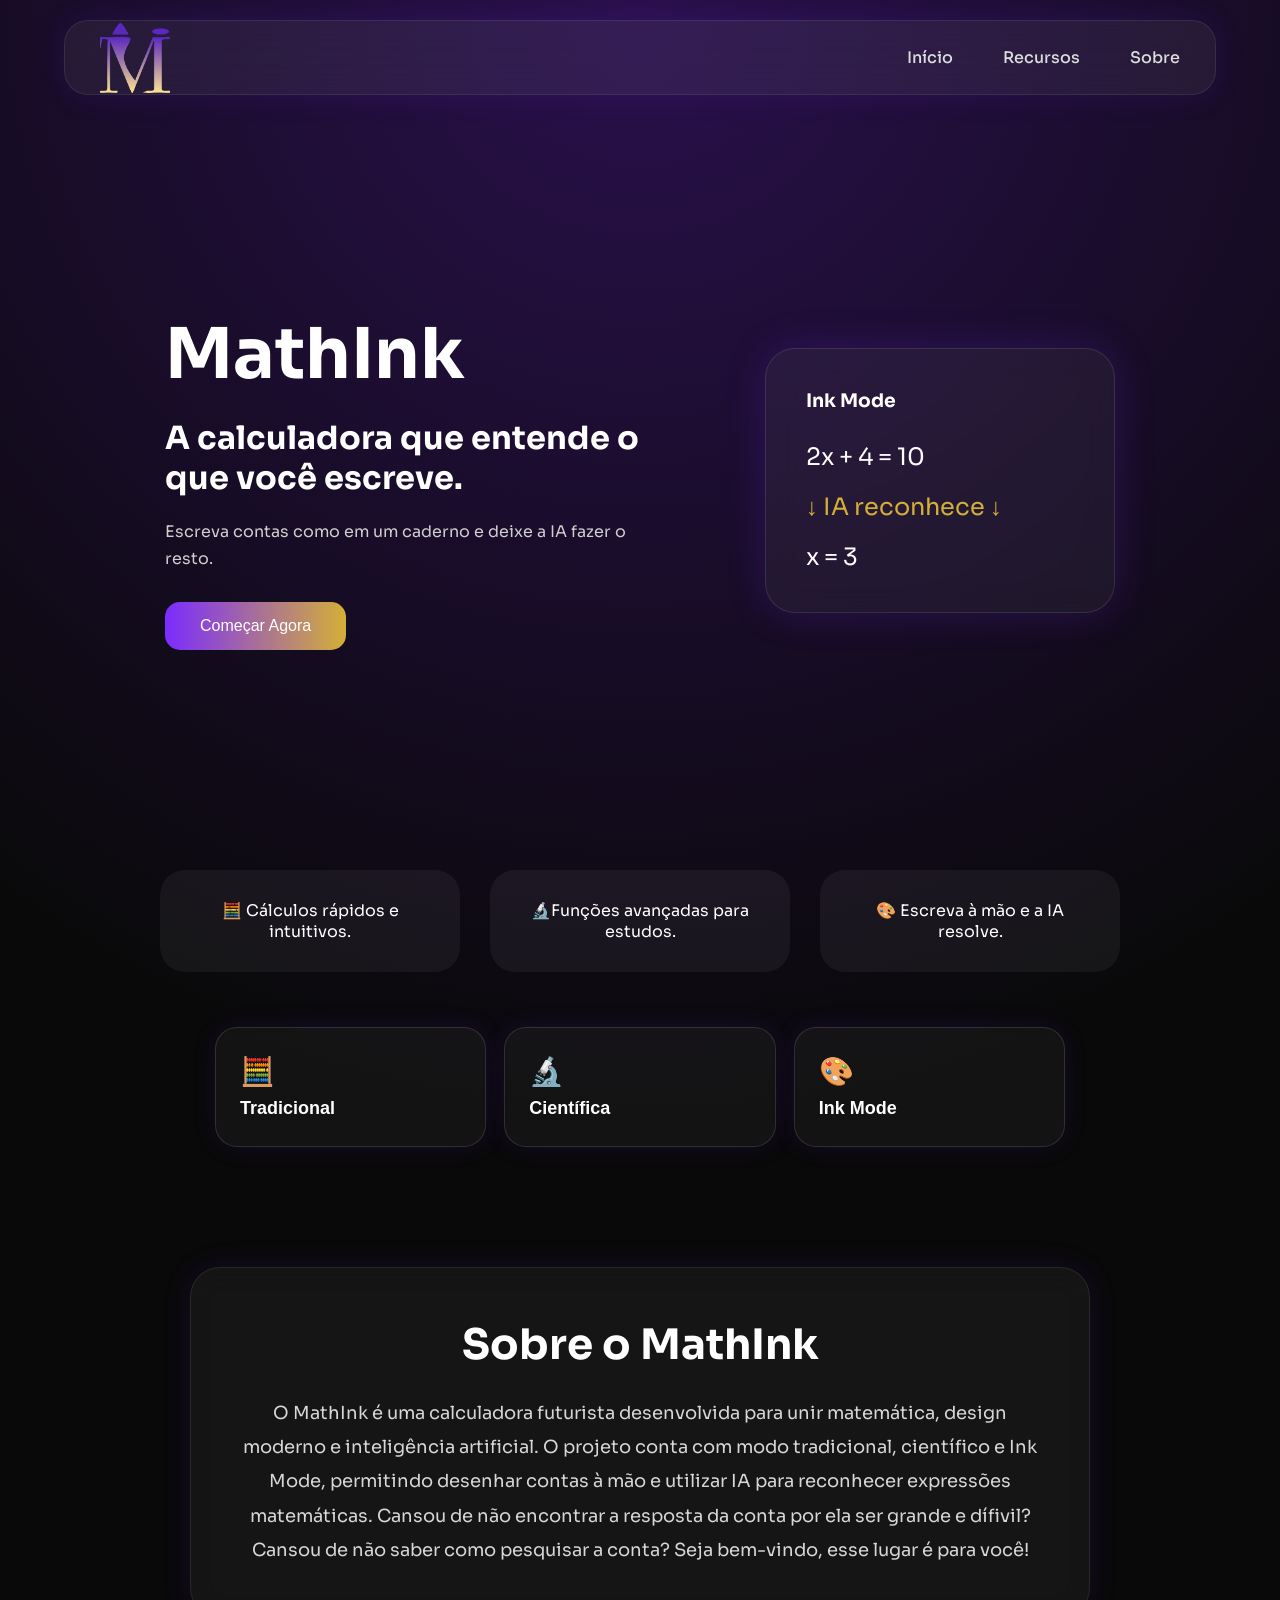
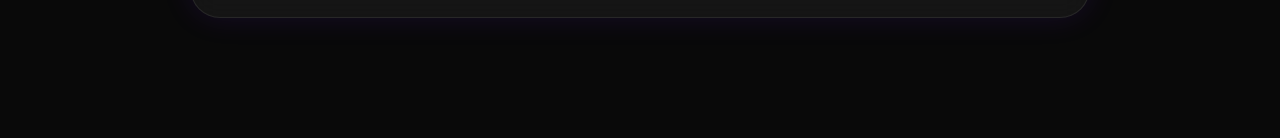
<file: index.html>
<!DOCTYPE html>
<html lang="pt-BR">
<head>
    <meta charset="UTF-8">
    <meta name="viewport" content="width=device-width, initial-scale=1.0">
    <title>MathInk</title>

    <link rel="preconnect" href="https://fonts.googleapis.com">
    <link rel="preconnect" href="https://fonts.gstatic.com" crossorigin>
    <link href="https://fonts.googleapis.com/css2?family=Sora:wght@300;400;600;700&display=swap" rel="stylesheet">

    <link rel="stylesheet" href="style.css">
</head>
<body>

    <nav>
        <img src="assets/logo-transp.png" class="nav-logo">
     <div class="nav-links">

    <a href="#inicio">Início</a>

    <a href="#recursos">Recursos</a>

    <a href="#sobre">Sobre</a>

</div>
    </nav>

    <section class="hero" id="inicio">

        <div class="hero-text">

            <h1>MathInk</h1>

            <h2>
                A calculadora que entende o que você escreve.
            </h2>

            <p>
                Escreva contas como em um caderno e deixe a IA fazer o resto.
            </p>

            <button class="start-btn">
                Começar Agora
            </button>

        </div>

        <div class="hero-card">

            <h3>Ink Mode</h3>

            <div class="example">

                2x + 4 = 10

                <span>↓ IA reconhece ↓</span>

                x = 3

            </div>

        </div>

    </section>

   <section class="features" id="recursos">

        <div class="feature">
            <p>🧮 Cálculos rápidos e intuitivos.</p>
        </div>

        <div class="feature">
            <p>🔬Funções avançadas para estudos.</p>
        </div>

        <div class="feature">
            <p>🎨 Escreva à mão e a IA resolve.</p>
        </div>

    </section>
    
<div class="botoes-home">

    <button onclick="window.location.href='pages/tradicional.html'">

        <span>🧮</span>
        Tradicional

    </button>

    <button onclick="window.location.href='pages/cientifica.html'">

        <span>🔬</span>
        Científica

    </button>

    <button onclick="window.location.href='pages/ink.html'">

        <span>🎨</span>
        Ink Mode

    </button>

</div>
<section class="sobre" id="sobre">

    <h2>Sobre o MathInk</h2>

    <p>
        O MathInk é uma calculadora futurista desenvolvida para unir
        matemática, design moderno e inteligência artificial.
        O projeto conta com modo tradicional, científico e Ink Mode,
        permitindo desenhar contas à mão e utilizar IA para reconhecer expressões matemáticas.
        Cansou de não encontrar a resposta da conta por ela ser grande e dífivil? Cansou de
        não saber como pesquisar a conta? Seja bem-vindo, esse lugar é para você!
    </p>

</section>
</body>
</html>
</file>
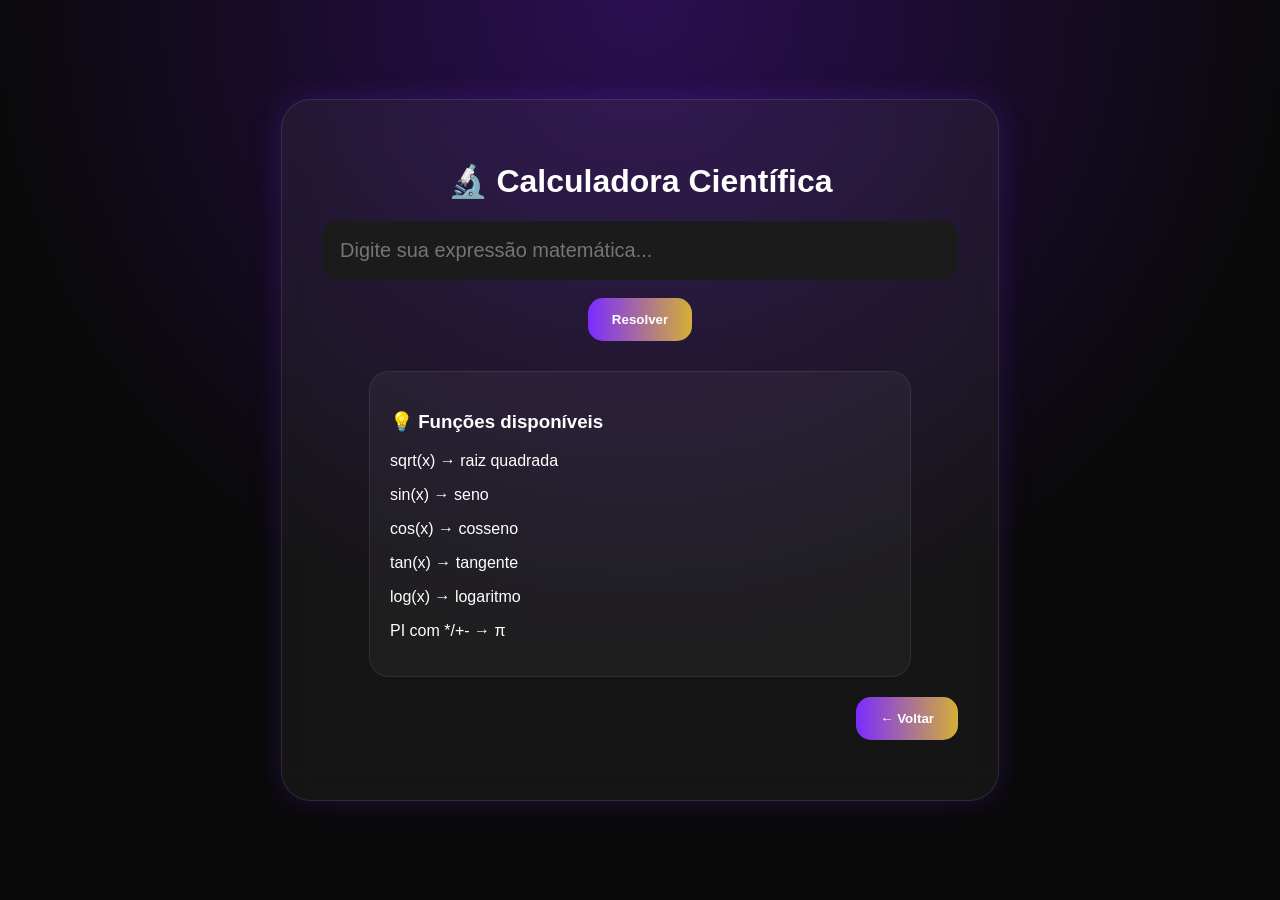
<file: pages/cientifica.html>
<!DOCTYPE html>
<html lang="pt-BR">

<head>
<meta charset="UTF-8">
<title>MathInk - Científica</title>

<link rel="stylesheet" href="cientifica.css">

</head>

<body>

<div class="container">

    <h1>🔬 Calculadora Científica</h1>

    <input
        type="text"
        id="expressao"
        placeholder="Digite sua expressão matemática..."
    >

    <br><br>

    <button onclick="calcular()">
        Resolver
    </button>

    <h2 id="resultado"></h2>

    <div class="ajuda">

        <h3>💡 Funções disponíveis</h3>

        <p>sqrt(x) → raiz quadrada</p>
        <p>sin(x) → seno</p>
        <p>cos(x) → cosseno</p>
        <p>tan(x) → tangente</p>
        <p>log(x) → logaritmo</p>
        <p>PI com */+- → π</p>

    </div>

<div class="voltar">

    <button onclick="window.location.href='../index.html'">
        ← Voltar
    </button>



</div>

<script>

function calcular(){

    let expr = document.getElementById("expressao").value;

    try{

        expr = expr
            .replaceAll("PI", "Math.PI")
            .replaceAll("sqrt", "Math.sqrt")
            .replace(/sin\(([^)]+)\)/g, "Math.sin(($1)*Math.PI/180)")
            .replace(/cos\(([^)]+)\)/g, "Math.cos(($1)*Math.PI/180)")
            .replace(/tan\(([^)]+)\)/g, "Math.tan(($1)*Math.PI/180)")
            .replaceAll("log", "Math.log10");

        let resultado = eval(expr);

        document.getElementById("resultado").innerHTML = `
            <div class="resultado-titulo">✓ Resultado</div>
            <div class="resultado-valor">${resultado}</div>
        `;

    } catch {

        document.getElementById("resultado").innerText =
        "Expressão inválida";

    }

}

</script>

</body>
</html>
</file>
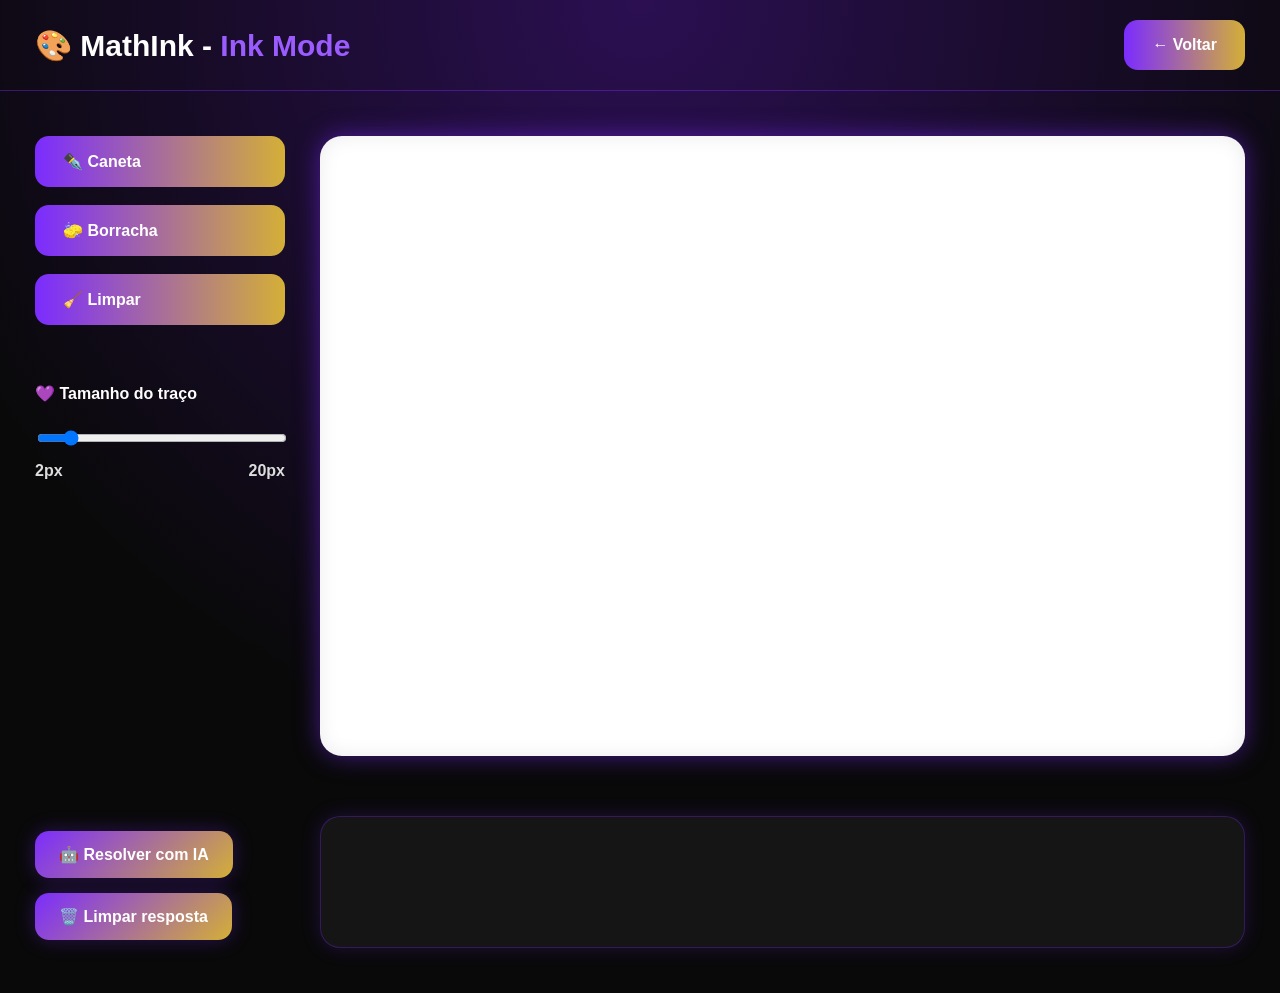
<file: pages/ink.html>
<!DOCTYPE html>
<html lang="pt-BR">
<head>
<meta charset="UTF-8">
<title>MathInk - Ink Mode</title>
<link rel="stylesheet" href="ink.css">
</head>

<body>

<header class="header">
    <h1>🎨 MathInk - <span>Ink Mode</span></h1>

    <button onclick="window.location.href='../index.html'">
        ← Voltar
    </button>
</header>

<main class="ink-area">

    <aside class="toolbar">

        <button onclick="modoCaneta()">✒️ Caneta</button>
        <button onclick="modoBorracha()">🧽 Borracha</button>
        <button onclick="limparCanvas()">🧹 Limpar</button>

        <div class="controle">
            <p>💜 Tamanho do traço</p>

            <input
            type="range"
            min="2"
            max="20"
            value="4"
            id="tamanho"
            >

            <div class="valores">
                <span>2px</span>
                <span>20px</span>
            </div>
        </div>

    </aside>

    <canvas id="canvas" width="1000" height="620"></canvas>

<div class="acoes">

    <button class="botao-ia" onclick="resolverConta()">
        🤖 Resolver com IA
    </button>

<button class="btn-limpar-ia" onclick="limparRespostaIA()">
    🗑️ Limpar resposta
</button>

</div>

<div id="respostaIA"></div>

</main>

<script src="ink.js"></script>
</body>
</html>
</file>
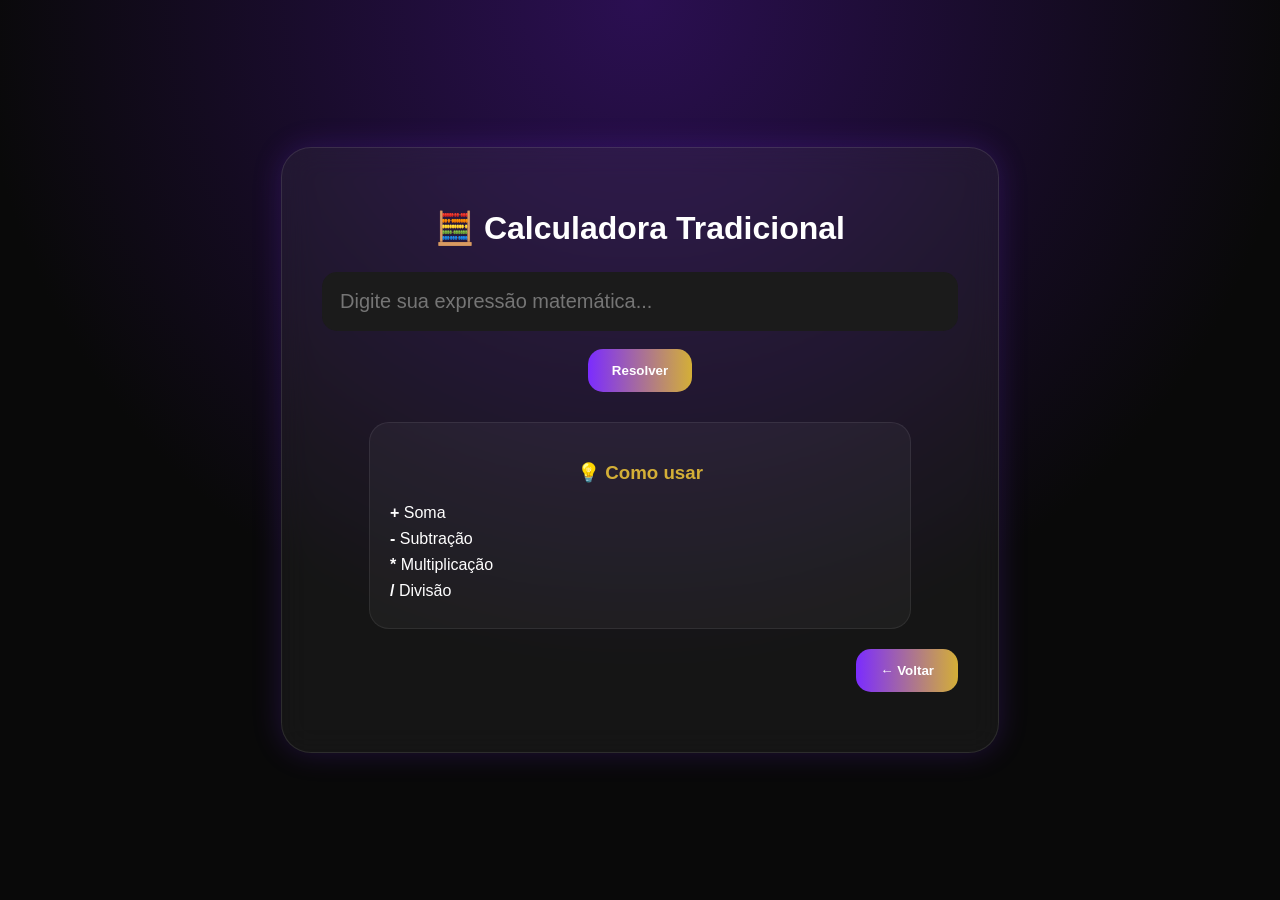
<file: pages/tradicional.html>
<!DOCTYPE html>
<html lang="pt-BR">
<head>
<meta charset="UTF-8">
<title>MathInk - Tradicional</title>
<link rel="stylesheet" href="tradicional.css">
</head>

<body>
    <div class="container">



<h1>🧮 Calculadora Tradicional</h1>

<input
type="text"
id="expressao"
placeholder="Digite sua expressão matemática..."
>

<br><br>

<button onclick="calcular()">
    Resolver
</button>

<h2 id="resultado"></h2>

<script>

function calcular(){

    let expressao =
    document.getElementById("expressao").value;

    try{

        let resultado = eval(expressao);

      document.getElementById("resultado").innerHTML = `
<div class="resultado-titulo">
✓ Resultado
</div>

<div class="resultado-valor">
${resultado}
</div>
`;
    }

    catch{

        document.getElementById("resultado")
        .innerText =
        "Expressão inválida";

    }

}

</script>

<div class="ajuda">

    <h3>💡 Como usar</h3>

    <p><strong>+</strong> Soma</p>
    <p><strong>-</strong> Subtração</p>
    <p><strong>*</strong> Multiplicação</p>
    <p><strong>/</strong> Divisão</p>

</div>

<div class="voltar">

    <button onclick="window.location.href='../index.html'">
        ← Voltar
    </button>

</div>

</div>
</body>
</html>
</file>
<file: style.css>
*{
    margin:0;
    padding:0;
    box-sizing:border-box;
}
html{
    scroll-behavior:smooth;
}
body{
    font-family:'Sora', sans-serif;

    background:
    radial-gradient(circle at top,
    #2a104d,
    #090909 60%);

    color:white;
    padding-top:120px;
}

nav{

    position:fixed;

    top:20px;

    left:50%;

    transform:translateX(-50%);

    width:90%;

    max-width:1200px;

    height:75px;

    padding:0 35px;

    display:flex;

    justify-content:space-between;

    align-items:center;

    background:
    rgba(255,255,255,.06);

    backdrop-filter:blur(18px);

    border:
    1px solid rgba(255,255,255,.08);

    border-radius:24px;

    z-index:999;

    box-shadow:
    0 0 30px rgba(123,44,255,.12);

}

.nav-logo{
    width:70px;
}

.nav-links a{

    color:#ddd;

    text-decoration:none;

    font-weight:500;

    transition:.3s;

    position:relative;

}

.nav-links a:hover{

    color:white;

}

.nav-links a::after{

    content:"";

    position:absolute;

    left:0;

    bottom:-6px;

    width:0%;

    height:2px;

    background:#D4AF37;

    transition:.3s;

}

.nav-links a:hover::after{

    width:100%;

}

.nav-links{

    display:flex;

    gap:50px;

    align-items:center;

}

.hero{
    min-height:80vh;

    display:flex;
    justify-content:center;
    align-items:center;
    gap:100px;

    padding:50px;
}

.hero-text{
    max-width:500px;
}

.hero-text h1{
    font-size:70px;
    margin-bottom:20px;
}

.hero-text h2{
    font-size:32px;
    margin-bottom:20px;
}

.hero-text p{
    color:#cfcfcf;
    line-height:1.7;
}

.start-btn{
    margin-top:30px;

    padding:15px 35px;

    border:none;

    border-radius:15px;

    background:
    linear-gradient(
    90deg,
    #7b2cff,
    #d4af37
    );

    color:white;

    font-size:16px;

    cursor:pointer;

    transition:0.3s;
}

.start-btn:hover{
    transform:translateY(-4px);
}

.hero-card{

    width:350px;

    background:
    rgba(255,255,255,0.05);

    backdrop-filter:blur(15px);

    border-radius:30px;

    padding:40px;

    border:
    1px solid rgba(255,255,255,0.1);

    box-shadow:
    0 0 40px rgba(123,44,255,0.2);
}

.hero-card h3{
    margin-bottom:30px;
}

.example{
    display:flex;
    flex-direction:column;
    gap:20px;

    font-size:24px;
}

.example span{
    color:#d4af37;
}

.features{
    display:flex;
    justify-content:center;
    align-items:center;
    gap:30px;
    padding:30px 50px;
}

.feature{

    width:300px;

    padding:30px;

    background:
    rgba(255,255,255,0.05);

    border-radius:25px;

    text-align:center;
}

.feature h3{
    margin-bottom:15px;
}
/* ANIMAÇÃO DE ENTRADA */

/* ANIMAÇÃO DE ENTRADA */

.container{
    animation: aparecer 1.2s ease;
}

@keyframes aparecer{
    from{
        opacity: 0;
        transform: translateY(30px);
    }

    to{
        opacity: 1;
        transform: translateY(0);
    }
}

/* LOGO FLUTUANDO + BRILHANDO */

.nav-logo{
    animation:
        flutuar 4s ease-in-out infinite,
        brilho 2s ease-in-out infinite;
}

@keyframes flutuar{
    0%{
        transform: translateY(0);
    }

    50%{
        transform: translateY(-12px);
    }

    100%{
        transform: translateY(0);
    }
}

@keyframes brilho{
    0%{
        filter: drop-shadow(0 0 5px #7B2CFF);
    }

    50%{
        filter: drop-shadow(0 0 60px #7B2CFF);
    }

    100%{
        filter: drop-shadow(0 0 5px #7B2CFF);
    }
}

/* BOTÕES */

button{
    transition: all 0.3s ease;
}

button:hover{
    transform: translateY(-5px) scale(1.05);

    box-shadow:
        0 0 25px rgba(123,44,255,.6);
}
input{

    width:300px;

    padding:15px;

    border:none;

    border-radius:15px;

    background:#1b1b1b;

    color:white;

    font-size:18px;

    text-align:center;

}
.botoes-home{
    display:grid;
    grid-template-columns:repeat(3, 1fr);
    gap:18px;
    width:100%;
    max-width:850px;
    margin:25px auto 0;
}

.botoes-home button{
    height:120px;
    border:1px solid rgba(255,255,255,.12);
    border-radius:22px;
    background:rgba(255,255,255,.045);
    color:white;
    font-size:18px;
    font-weight:600;
    cursor:pointer;
    transition:.3s;
    display:flex;
    flex-direction:column;
    align-items:flex-start;
    justify-content:center;
    padding:24px;
    gap:10px;
    box-shadow:0 0 25px rgba(123,44,255,.12);
    text-align:left;
}

.botoes-home button span{
    font-size:28px;
}

.botoes-home button:hover{
    transform:translateY(-6px);
    border-color:rgba(212,175,55,.45);
    background:rgba(255,255,255,.075);
    box-shadow:0 0 30px rgba(123,44,255,.28);
}
.sobre{

    max-width:900px;

    margin:120px auto;

    padding:50px;

    background:
    rgba(255,255,255,.05);

    backdrop-filter:blur(15px);

    border-radius:30px;

    border:
    1px solid rgba(255,255,255,.08);

    text-align:center;

    box-shadow:
    0 0 30px rgba(123,44,255,.12);

}

.sobre h2{

    font-size:42px;

    margin-bottom:25px;

}

.sobre p{

    color:#d7d7d7;

    line-height:1.9;

    font-size:18px;

}
</file>
<file: pages/cientifica.css>
body{
    margin:0;
    min-height:100vh;
    display:flex;
    justify-content:center;
    align-items:center;

    font-family:'Sora', sans-serif;

    background: radial-gradient(circle at top,#2b0f52,#090909 60%);

    color:white;
}

.container{
    background:rgba(255,255,255,0.05);
    backdrop-filter:blur(15px);
    padding:40px;
    border-radius:30px;
    border:1px solid rgba(255,255,255,0.1);
    text-align:center;
    box-shadow:0 0 30px rgba(123,44,255,.2);
}

input{
    width:600px;
    max-width:80vw;
    padding:18px;
    border:none;
    border-radius:15px;
    background:#1b1b1b;
    color:white;
    font-size:20px;
}

button{
    padding:14px 24px;
    border:none;
    border-radius:15px;
    background:linear-gradient(90deg,#7B2CFF,#D4AF37);
    color:white;
    font-weight:bold;
    cursor:pointer;
    transition:.3s;
}

button:hover{
    transform:translateY(-4px) scale(1.05);
    box-shadow:0 0 25px rgba(123,44,255,.6);
}

.ajuda{
    margin:30px auto 0;
    width:500px;
    max-width:80vw;
    background:rgba(255,255,255,0.04);
    border:1px solid rgba(255,255,255,0.08);
    border-radius:20px;
    padding:20px;
    text-align:left;
}

.resultado-valor{
    font-size:70px;
    font-weight:800;
    color:#D4AF37;
    text-shadow:0 0 20px rgba(212,175,55,.4);
}
.voltar{

    display:flex;

    justify-content:flex-end;

    margin-bottom:20px;

    margin-top:20px;
}
</file>
<file: pages/ink.css>
body{
    margin:0;
    min-height:100vh;
    font-family:'Sora', sans-serif;
    background:radial-gradient(circle at top,#2b0f52,#090909 65%);
    color:white;
}

.header{
    height:90px;
    padding:0 35px;
    display:flex;
    align-items:center;
    justify-content:space-between;
    border-bottom:1px solid rgba(123,44,255,.4);
}

.header h1{
    font-size:30px;
}

.header span{
    color:#9B5CFF;
}

.header button,
.toolbar button{
    padding:16px 28px;
    border:none;
    border-radius:14px;
    background:linear-gradient(90deg,#7B2CFF,#D4AF37);
    color:white;
    font-weight:bold;
    font-size:16px;
    cursor:pointer;
    transition:.3s;
}

.header button:hover,
.toolbar button:hover{
    transform:translateY(-4px) scale(1.05);
    box-shadow:0 0 25px rgba(123,44,255,.6);
}

.ink-area{
    display:grid;
    grid-template-columns:250px 1fr;
    gap:35px;
    padding:45px 35px;
    align-items:start;
}

.toolbar{
    display:flex;
    flex-direction:column;
    gap:18px;
}

.toolbar button{
    width:100%;
    text-align:left;
}

.controle{
    margin-top:25px;
}

.controle p{
    font-weight:bold;
    margin-bottom:25px;
}

#tamanho{
    width:100%;
}

.valores{
    display:flex;
    justify-content:space-between;
    margin-top:12px;
    color:#ddd;
    font-weight:bold;
}

canvas{
    width:100%;
    max-width:1000px;
    height:620px;
    background:white;
    border-radius:22px;
    cursor:crosshair;
    box-shadow:
        0 0 25px rgba(123,44,255,.5),
        inset 0 0 20px rgba(0,0,0,.08);
}
.acoes{

    margin-top:25px;

}

#respostaIA{

    margin-top:25px;

    padding:25px;

    border-radius:20px;

    background:rgba(255,255,255,.05);

    border:1px solid rgba(123,44,255,.3);

    min-height:80px;

    font-size:20px;

    text-align:left;

    box-shadow:
    0 0 20px rgba(123,44,255,.2);

}
#expressaoDetectada{
    width:90%;
    padding:15px;
    border:none;
    border-radius:14px;
    background:#1b1b1b;
    color:white;
    font-size:20px;
    margin-top:10px;
}

.expressao-final{
    font-size:28px;
    color:white;
    margin:10px 0 20px;
}

.resultado-ia{
    font-size:55px;
    font-weight:800;
    color:#D4AF37;
    text-shadow:0 0 20px rgba(212,175,55,.4);
}
#respostaIA button{

    margin-top:15px;

    padding:14px 22px;

    border:none;

    border-radius:14px;

    background:
    linear-gradient(
        135deg,
        #7B2CFF,
        #D4AF37
    );

    color:white;

    font-size:16px;

    font-weight:700;

    cursor:pointer;

    transition:.3s;

    box-shadow:
    0 0 20px rgba(123,44,255,.3);

}

#respostaIA button:hover{

    transform:
    translateY(-3px)
    scale(1.03);

    box-shadow:
    0 0 30px rgba(123,44,255,.5);

}
.botao-ia,
.btn-limpar-ia{

    padding:14px 24px;

    border:none;

    border-radius:14px;

    background:
    linear-gradient(
        135deg,
        #7B2CFF,
        #D4AF37
    );

    color:white;

    font-size:16px;

    font-weight:700;

    cursor:pointer;

    transition:.3s;

    box-shadow:
    0 0 20px rgba(123,44,255,.3);

    margin-top:15px;

}

.botao-ia:hover,
.btn-limpar-ia:hover{

    transform:
    translateY(-3px)
    scale(1.03);

    box-shadow:
    0 0 30px rgba(123,44,255,.5);

}
.explicacao-ia{
    margin-top:25px;
    padding:22px;
    border-radius:18px;
    background:rgba(255,255,255,.06);
    border:1px solid rgba(212,175,55,.25);
    line-height:1.8;
    color:#f1f1f1;
}
</file>
<file: pages/tradicional.css>
body{
    margin:0;
    min-height:100vh;
    display:flex;
    justify-content:center;
    align-items:center;

    font-family:'Sora', sans-serif;

    background:
    radial-gradient(circle at top,
    #2b0f52,
    #090909 60%);

    color:white;
}

.container{
    background:rgba(255,255,255,0.05);

    backdrop-filter:blur(15px);

    padding:40px;

    border-radius:30px;

    border:1px solid rgba(255,255,255,0.1);

    text-align:center;

    box-shadow:
    0 0 30px rgba(123,44,255,.2);
}

h1{
    margin-bottom:25px;
}

input{

    width: 600px;

    max-width: 80vw;

    padding: 18px;

    border: none;

    border-radius: 15px;

    background: #1b1b1b;

    color: white;

    font-size: 20px;

    text-align: left;

}

select{

    padding: 12px;

    border: none;

    border-radius: 12px;

    background: #1b1b1b;

    color: white;

}

button{

    padding:14px 24px;

    border:none;

    border-radius:15px;

    background:
    linear-gradient(
    90deg,
    #7B2CFF,
    #D4AF37);

    color:white;

    font-weight:bold;

    cursor:pointer;

    transition:.3s;
}

button:hover{

    transform:
    translateY(-4px)
    scale(1.05);

    box-shadow:
    0 0 25px rgba(123,44,255,.6);

}

.resultado-valor{

    font-size: 70px;

    font-weight: 800;

    margin-top: 15px;

    color: #D4AF37;

    text-shadow:
        0 0 10px rgba(212,175,55,.5),
        0 0 20px rgba(212,175,55,.3);

    animation: surgir .4s ease;


}
.ajuda{

    margin:30px auto 0 auto;

    background:rgba(255,255,255,0.04);

    border:1px solid rgba(255,255,255,0.08);

    border-radius:20px;

    padding:20px;

    width:500px;

    max-width:80vw;

    text-align:left;

}

.ajuda h3{

    color:#D4AF37;

    margin-bottom:20px;

    text-align:center;

}

.ajuda p{

    margin:8px 0;

}
.voltar{

    display:flex;

    justify-content:flex-end;

    margin-bottom:20px;

    margin-top:20px;
}
</file>
